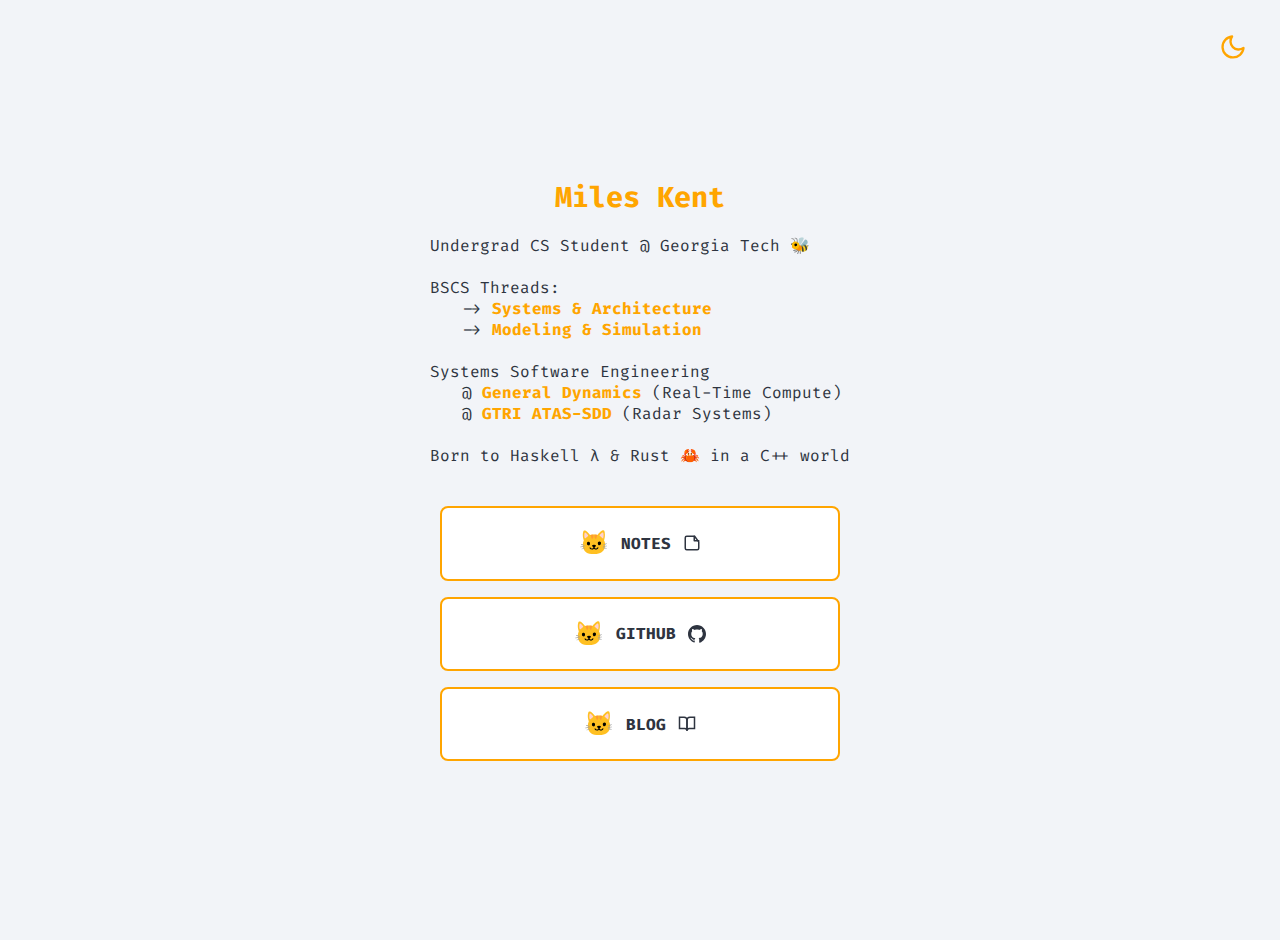
<file: index.html>
<!DOCTYPE html>
<html lang="en" data-theme="light">
<head>
    <script src="/assets/js/theme.js"></script>
    <link rel="stylesheet" href="/assets/css/style.css">
    <meta charset="UTF-8">
    <meta name="viewport" content="width=device-width, initial-scale=1.0">
    <title>Miles Kent | Home</title>
    <link rel="preconnect" href="https://fonts.googleapis.com">
    <link rel="preconnect" href="https://fonts.gstatic.com" crossorigin>
    <link href="https://fonts.googleapis.com/css2?family=Fira+Code:wght@300..700&display=swap" rel="stylesheet">
    <link href="https://fonts.googleapis.com/css2?family=Noto+Color+Emoji&display=swap" rel="stylesheet">
</head>

<body>
    <button class="theme-toggle accented" onclick="toggleTheme()" aria-label="Toggle theme">
        <svg class="sun-icon" width="28" height="28" viewBox="0 0 24 24" fill="none" stroke="currentColor" stroke-width="2" stroke-linecap="round" stroke-linejoin="round"><circle cx="12" cy="12" r="5"></circle><line x1="12" y1="1" x2="12" y2="3"></line><line x1="12" y1="21" x2="12" y2="23"></line><line x1="4.22" y1="4.22" x2="5.64" y2="5.64"></line><line x1="18.36" y1="18.36" x2="19.78" y2="19.78"></line><line x1="1" y1="12" x2="3" y2="12"></line><line x1="21" y1="12" x2="23" y2="12"></line><line x1="4.22" y1="19.78" x2="5.64" y2="18.36"></line><line x1="18.36" y1="5.64" x2="19.78" y2="4.22"></line></svg>
        <svg class="moon-icon" width="28" height="28" viewBox="0 0 24 24" fill="none" stroke="currentColor" stroke-width="2" stroke-linecap="round" stroke-linejoin="round"><path d="M21 12.79A9 9 0 1 1 11.21 3 7 7 0 0 0 21 12.79z"></path></svg>
    </button>

    <header class="bio-container">
        <h1 class="name accented">Miles Kent</h1>
        <div>
            <div>Undergrad CS Student @ Georgia Tech 🐝</div>
            <br>
            <div>
                <div>BSCS Threads:</div>
                <div style="padding-left: 2em;">
                    ->
                    <a href="https://www.cc.gatech.edu/academics/threads/systems-architecture" class = "normallink" target="_blank">
                        Systems & Architecture
                    </a>
                </div>
                <div style="padding-left: 2em;">
                    ->
                    <a href="https://www.cc.gatech.edu/academics/threads/modeling-simulation" class = "normallink" target="_blank">
                        Modeling & Simulation
                    </a>
                </div>
            </div>
            <br>
            <div>
                <div>Systems Software Engineering</div>
                <div style="padding-left: 2em;">
                    @
                    <a href="https://gdmissionsystems.com/space" class = "normallink">
                        General Dynamics</a>
                    (Real-Time Compute)
                </div>
                <div style="padding-left: 2em;">
                    @
                    <a href="https://www.gtri.gatech.edu/about/research-facilities/systems-development-division" class = "normallink">
                        GTRI ATAS-SDD</a>
                    (Radar Systems)
                </div>
            </div>
            <br>
            <div>
                Born to Haskell λ & Rust 🦀 in a C++ world
            </div>
        </div>
    </header>

    <main class="nav-grid">
        <a href="/notes" class="nav-card cat-hover">
            <strong>NOTES</strong>
            <svg viewBox="0 0 24 24" fill="none" stroke="currentColor" stroke-width="2" stroke-linecap="round" stroke-linejoin="round">
                <path d="M15.5 3H5a2 2 0 0 0-2 2v14a2 2 0 0 0 2 2h14a2 2 0 0 0 2-2v-8.5L15.5 3z"></path>
                <path d="M15 3v6h6"></path>
            </svg>
        </a>
        <a href="https://github.com/mileskent" class="nav-card cat-hover" target="_blank">
            <strong>GITHUB</strong>
            <svg viewBox="0 0 24 24" fill="currentColor"><path d="M12 0c-6.626 0-12 5.373-12 12 0 5.302 3.438 9.8 8.205 11.385.6.113.82-.258.82-.577 0-.285-.011-1.04-.015-2.04-3.338.724-4.042-1.61-4.042-1.61C4.422 18.07 3.633 17.7 3.633 17.7c-1.087-.744.084-.729.084-.729 1.205.084 1.838 1.236 1.838 1.236 1.07 1.835 2.809 1.305 3.495.998.108-.776.417-1.305.76-1.605-2.665-.3-5.466-1.332-5.466-5.93 0-1.31.465-2.38 1.235-3.22-.135-.303-.54-1.523.105-3.176 0 0 1.005-.322 3.3 1.23.96-.267 1.98-.399 3-.405 1.02.006 2.04.138 3 .405 2.28-1.552 3.285-1.23 3.285-1.23.645 1.653.24 2.873.12 3.176.765.84 1.23 1.91 1.23 3.22 0 4.61-2.805 5.625-5.475 5.92.42.36.81 1.096.81 2.22 0 1.606-.015 2.896-.015 3.286 0 .315.21.69.825.57C20.565 21.795 24 17.298 24 12c0-6.627-5.373-12-12-12z"/></svg>
        </a>
        <a href="/blog" class="nav-card cat-hover">
            <strong>BLOG</strong>
                <svg class="dest-icon" viewBox="0 0 24 24" fill="none" stroke="currentColor" stroke-width="2"><path d="M2 3h6a4 4 0 0 1 4 4v14a3 3 0 0 0-3-3H2z"></path><path d="M22 3h-6a4 4 0 0 0-4 4v14a3 3 0 0 1 3-3h7z"></path></svg>
        </a>
    </main>
</body>
<script>
</script>
</html>
</file>
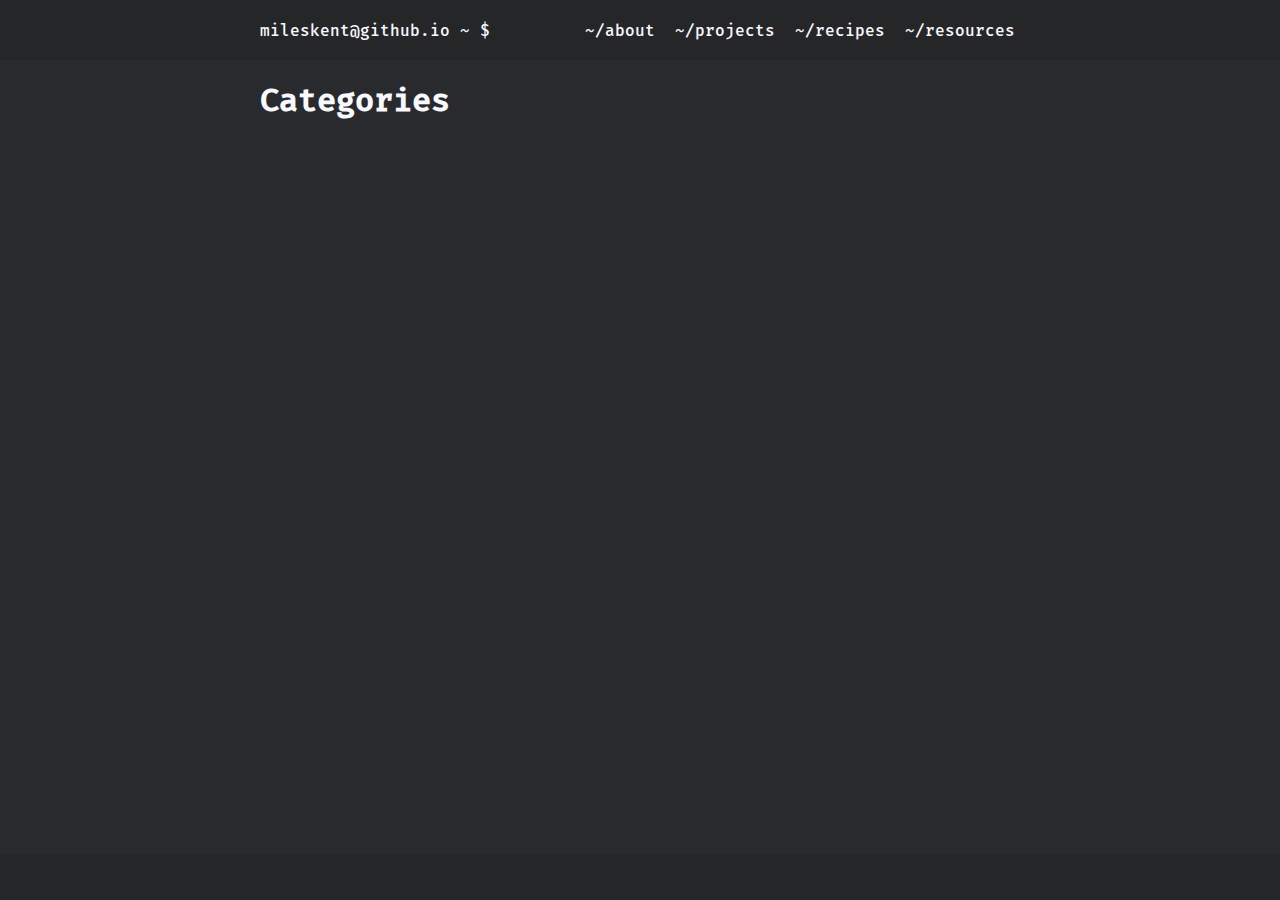
<file: categories/index.html>
<!DOCTYPE html>
<html lang="en-us">

<head>
    <title>
Categories | Miles Kent
</title>

    <meta http-equiv="content-type" content="text/html; charset=utf-8">
<meta name="viewport" content="width=device-width, initial-scale=1.0">
<meta name = "description" content = "">

<meta name="generator" content="Hugo 0.122.0">


<link rel="canonical" href="https://mileskent.github.io/categories/" >
  <link href="https://mileskent.github.io/categories/index.xml" rel="alternate" type="application/rss+xml" title="Miles Kent" >
  <link href="https://mileskent.github.io/categories/index.xml" rel="feed" type="application/rss+xml" title="Miles Kent" >
<link href="/sass/main.min.4ca3a4cc5ff7d7d375055a6c9ce22bb1f0a7c6024b36342528df156eec9eb575.css" rel="stylesheet">




</head>

<body>

    <div class="flexWrapper">
        <header class="headerWrapper">
    <div class="header">
        <div>
            <a href="https://mileskent.github.io/">
                <span class="terminal">mileskent@github.io ~ $</span>
            </a>
        </div>
        <input class="side-menu" type="checkbox" id="side-menu">
        <label class="hamb" for="side-menu"><span class="hamb-line"></span></label>
        <nav class="headerLinks">
            <ul>
                
                <li>
                    <a href="https://mileskent.github.io/about" title="" >
                        ~/about</a>
                </li>
                
                <li>
                    <a href="https://mileskent.github.io/projects" title="" >
                        ~/projects</a>
                </li>
                
                <li>
                    <a href="https://mileskent.github.io/recipes/recipes" title="" >
                        ~/recipes</a>
                </li>
                
                <li>
                    <a href="https://mileskent.github.io/resources" title="" >
                        ~/resources</a>
                </li>
                
            </ul>
        </nav>
    </div>
</header>


        <div class="content">
            <main class="main">
                

<div>
    <div class="listHeader">
        <h1>Categories</h1>
    </div>

    

    <div>
        
    </div>
</div>


            </main>
        </div>


        <footer class="footer">
    
        <span><p> </p></span>
    
</footer>
    </div>

</body>

</html>
</file>
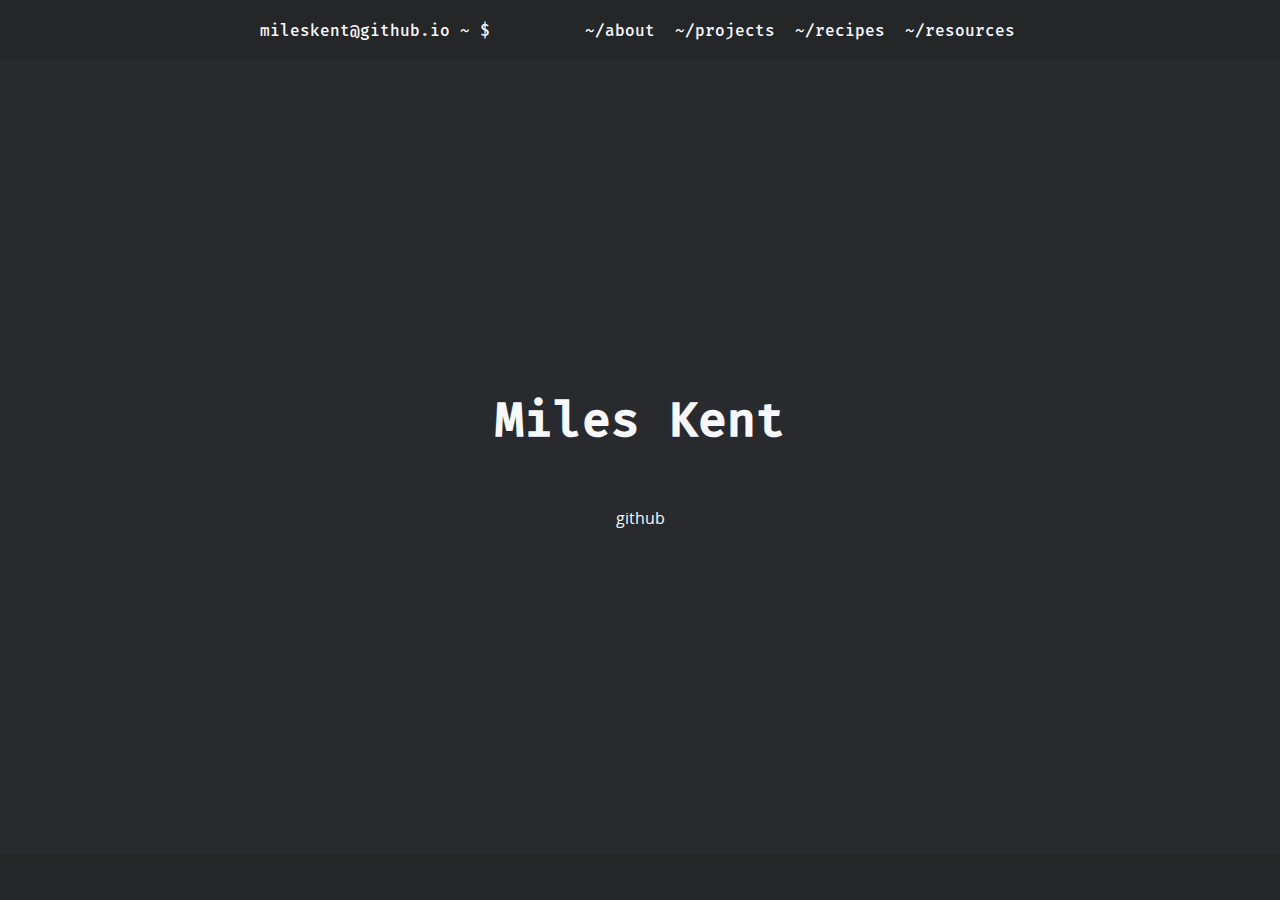
<file: public/index.html>
<!DOCTYPE html>
<html lang="en-us">

<head>
    <title>
        Home | Miles Kent
    </title>

    <meta http-equiv="content-type" content="text/html; charset=utf-8">
<meta name="viewport" content="width=device-width, initial-scale=1.0">
<meta name = "description" content = "">

<meta name="generator" content="Hugo 0.122.0">


<link rel="canonical" href="https://mileskent.github.io/" >
  <link href="https://mileskent.github.io/index.xml" rel="alternate" type="application/rss+xml" title="Miles Kent" >
  <link href="https://mileskent.github.io/index.xml" rel="feed" type="application/rss+xml" title="Miles Kent" >
<link href="/sass/main.min.4ca3a4cc5ff7d7d375055a6c9ce22bb1f0a7c6024b36342528df156eec9eb575.css" rel="stylesheet">




</head>

<body>

    <div class="flexWrapper">
        <header class="headerWrapper">
    <div class="header">
        <div>
            <a href="https://mileskent.github.io/">
                <span class="terminal">mileskent@github.io ~ $</span>
            </a>
        </div>
        <input class="side-menu" type="checkbox" id="side-menu">
        <label class="hamb" for="side-menu"><span class="hamb-line"></span></label>
        <nav class="headerLinks">
            <ul>
                
                <li>
                    <a href="https://mileskent.github.io/about" title="" >
                        ~/about</a>
                </li>
                
                <li>
                    <a href="https://mileskent.github.io/projects" title="" >
                        ~/projects</a>
                </li>
                
                <li>
                    <a href="https://mileskent.github.io/recipes/recipes" title="" >
                        ~/recipes</a>
                </li>
                
                <li>
                    <a href="https://mileskent.github.io/resources" title="" >
                        ~/resources</a>
                </li>
                
            </ul>
        </nav>
    </div>
</header>


        <div class="content vertical">
            <main class="main">
                <div class="indexWrapper">
                    <div>
                        <h1 class="indexHeader">Miles Kent</h1>
                    </div>
                    
                        <div class="socialNavbar">
    <ul>
        
        <li>
            
                <a href="https://github.com/mileskent" >github</a>
            
        </li>
        
    </ul>
</div>

                    
                </div>
            </main>
        </div>


        <footer class="footer">
    
        <span><p> </p></span>
    
</footer>
    </div>

</body>

</html>
</file>
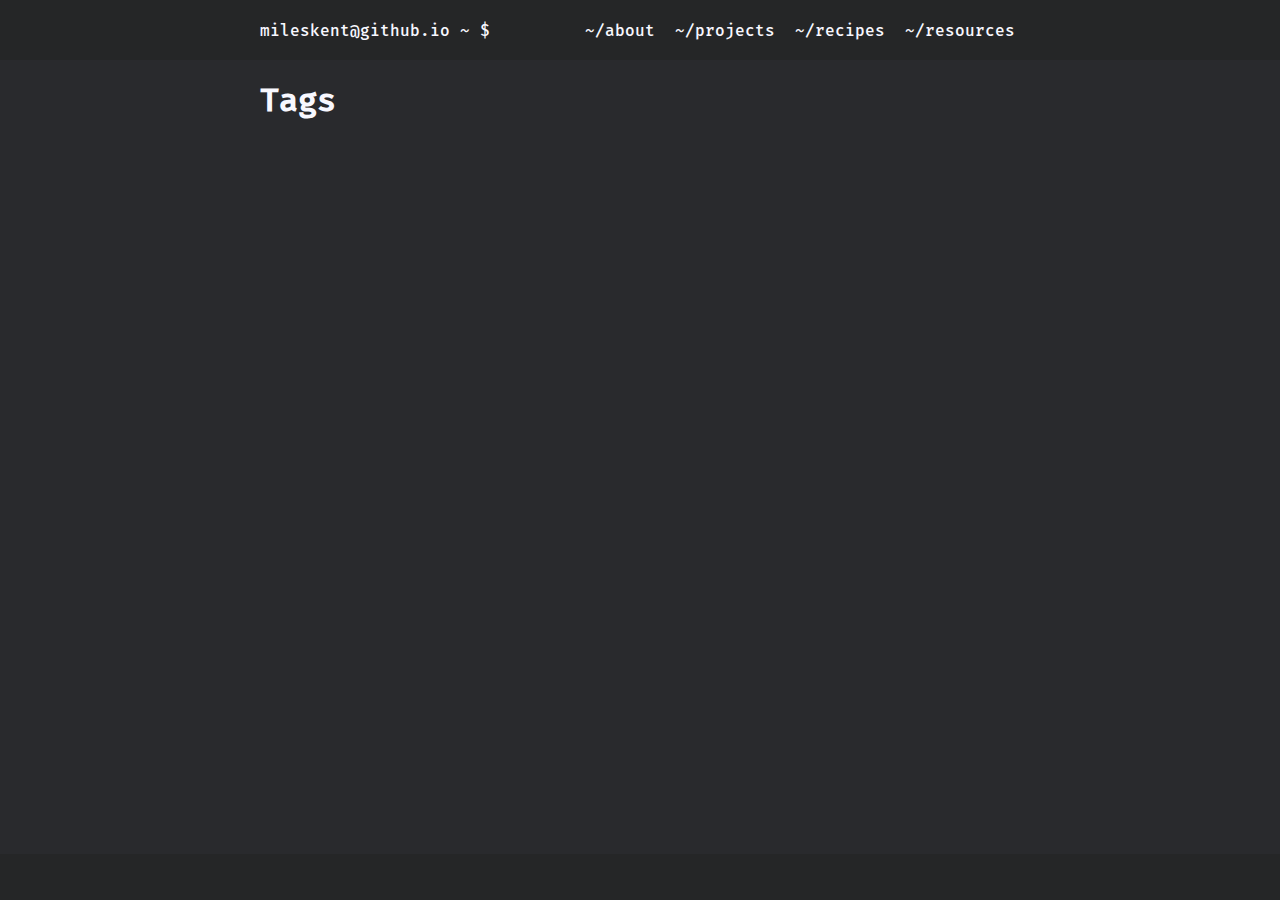
<file: tags/index.html>
<!DOCTYPE html>
<html lang="en-us">

<head>
    <title>
Tags | Miles Kent
</title>

    <meta http-equiv="content-type" content="text/html; charset=utf-8">
<meta name="viewport" content="width=device-width, initial-scale=1.0">
<meta name = "description" content = "">

<meta name="generator" content="Hugo 0.122.0">


<link rel="canonical" href="https://mileskent.github.io/tags/" >
  <link href="https://mileskent.github.io/tags/index.xml" rel="alternate" type="application/rss+xml" title="Miles Kent" >
  <link href="https://mileskent.github.io/tags/index.xml" rel="feed" type="application/rss+xml" title="Miles Kent" >
<link href="/sass/main.min.4ca3a4cc5ff7d7d375055a6c9ce22bb1f0a7c6024b36342528df156eec9eb575.css" rel="stylesheet">




</head>

<body>

    <div class="flexWrapper">
        <header class="headerWrapper">
    <div class="header">
        <div>
            <a href="https://mileskent.github.io/">
                <span class="terminal">mileskent@github.io ~ $</span>
            </a>
        </div>
        <input class="side-menu" type="checkbox" id="side-menu">
        <label class="hamb" for="side-menu"><span class="hamb-line"></span></label>
        <nav class="headerLinks">
            <ul>
                
                <li>
                    <a href="https://mileskent.github.io/about" title="" >
                        ~/about</a>
                </li>
                
                <li>
                    <a href="https://mileskent.github.io/projects" title="" >
                        ~/projects</a>
                </li>
                
                <li>
                    <a href="https://mileskent.github.io/recipes/recipes" title="" >
                        ~/recipes</a>
                </li>
                
                <li>
                    <a href="https://mileskent.github.io/resources" title="" >
                        ~/resources</a>
                </li>
                
            </ul>
        </nav>
    </div>
</header>


        <div class="content">
            <main class="main">
                

<div>
    <div class="listHeader">
        <h1>Tags</h1>
    </div>

    

    <div>
        
    </div>
</div>


            </main>
        </div>


        <footer class="footer">
    
        <span><p> </p></span>
    
</footer>
    </div>

</body>

</html>
</file>
<file: assets/css/style.css>
:root {
    --bg: #f2f4f8;
    --card-bg: #ffffff;
    --text: #2e3440;
    --cursor: #bf616a;
    --accent-color: #ffa500;
    --accent-animation: pulse 2s ease-in-out infinite;
}
@keyframes pulse {
    0% {
        opacity: 1;
    }
    50% {
        opacity: 0.7;
    }
    100% {
        opacity: 1;
    }
}
.accented {
    color: var(--accent-color);
    animation: var(--accent-animation);
}
.normallink {
    color: var(--accent-color);
    animation: var(--accent-animation);
    text-decoration: none;
    font-weight: 700;
}
.normallink:hover {
    text-decoration: underline;
    text-decoration-thickness: 1.5px;
    text-underline-offset: 4px;
    filter: drop-shadow(0 0 8px var(--accent-color));
}

[data-theme="dark"] {
    --bg: #1a1b26;
    --card-bg: #24283b;
    --text: #a9b1d6;
    --cursor: #f7768e;
}

* {
    font-family: 'Fira Code', 'Noto Color Emoji', monospace !important;
}
body {
    background-color: var(--bg);
    color: var(--text);
    display: flex;
    flex-direction: column;
    align-items: center;
    justify-content: center;
    min-height: 100vh;
    margin: 0;
    padding: 20px;
    transition: background 0.3s ease, color 0.3s ease;
    text-align: left;
}

.theme-toggle:hover .sun-icon,
.theme-toggle:hover .moon-icon {
    transform: scale(1.2);
    filter: drop-shadow(0 0 8px var(--accent-color));
}
.theme-toggle:hover {
    transition: transform 0.2s ease;
}
.theme-toggle {
    position: fixed;
    top: 25px;
    right: 25px;
    width: 44px;
    height: 44px;
    background: none;
    border: none;
    cursor: pointer;
    z-index: 1000;
    display: flex;
    align-items: center;
    justify-content: center;
}
.sun-icon {
    opacity: 0;
    transform: scale(0) rotate(90deg);
    pointer-events: none;
}
.moon-icon {
    opacity: 1;
    transform: scale(1) rotate(0deg);
}
.sun-icon, .moon-icon {
    position: absolute;
    transition: transform 0.4s cubic-bezier(0.4, 0, 0.2, 1), opacity 0.3s ease;
}
[data-theme="dark"] .sun-icon {
    opacity: 1;
    transform: scale(1) rotate(0deg);
}
[data-theme="dark"] .moon-icon {
    opacity: 0; transform: scale(0) rotate(-90deg);
    pointer-events: none;
}
[data-theme="light"] .sun-icon {
    opacity: 0;
    transform: scale(0) rotate(90deg);
    pointer-events: none;
}
[data-theme="light"] .moon-icon {
    opacity: 1;
    transform: scale(1) rotate(0deg);
}
.bio-container {
    max-width: 450px;
    margin-bottom: 2.5rem;
    display: block;
}
.name {
    font-size: 1.8rem;
    margin-left: auto;
    margin-right: auto;
    text-align: center;
    font-weight: 700;
}
.nav-grid {
    width: 100%;
    max-width: 400px;
    display: grid;
    gap: 1rem;
    margin: 20px auto;
    margin-top: 0;
}
.nav-card {
    background: var(--card-bg);
    color: var(--text);
    padding: 1.2rem;
    text-decoration: none;
    border: 2px solid var(--accent-color);
    animation: var(--accent-animation);
    border-radius: 8px;
    transition: 0.3s cubic-bezier(0.4, 0, 0.2, 1);
    font-weight: 500;
    display: flex;
    align-items: center;
    justify-content: center;
    gap: 12px;
}
.nav-card svg {
    width: 18px;
    height: 18px;
}
.cat-hover::before {
    content: "\1F431"; /* Default Cat 🐱 */
    font-size: 1.5rem;
    transition: transform 0.2s ease;
}
.nav-card:hover {
    box-shadow: 0 4px 12px rgba(0,0,0,0.05);
    filter: drop-shadow(0 0 8px var(--accent-color));
    transform: translateY(-2px);
}
.nav-card:hover::before {
    content: "\1F63A"; /* Happy Cat 😺 */
    transform: scale(1.2) rotate(-10deg);
}
.dest-icon {
    width: 20px;
    height: 20px;
}
</file>
<file: sass/main.min.4ca3a4cc5ff7d7d375055a6c9ce22bb1f0a7c6024b36342528df156eec9eb575.css>
body{font-family:open sans,sans-serif;color:#f8f8ff;background-color:#292a2d;margin:0;display:flex;flex-direction:column;min-height:100vh}a{color:#36c}pre code{font-family:fira mono,monospace;font-size:75%;display:block;background:#252627;padding:10px;overflow:auto}code{font-family:fira mono,monospace;font-size:75%}h1{font-family:fira mono,monospace}h2{font-family:fira mono,monospace}h3{font-family:fira mono,monospace}h4{font-family:fira mono,monospace}h5{font-family:fira mono,monospace}h6{font-family:fira mono,monospace}@-ms-viewport{width: device-width; }@font-face{font-family:fira mono;src:url(../fonts/FiraMono/FiraMono-Medium.eot);src:local("Fira Mono"),url(../fonts/FiraMono/FiraMono-Medium.eot)format("embedded-opentype"),url(../fonts/FiraMono/FiraMono-Medium.woff)format("woff"),url(../fonts/FiraMono/FiraMono-Medium.ttf)format("truetype");font-weight:500;font-style:normal}@font-face{font-family:open sans;src:url(../fonts/OpenSans/OpenSans-Regular.eot);src:url(../fonts/OpenSans/OpenSans-Regular.eot?#iefix)format("embedded-opentype"),url(../fonts/OpenSans/OpenSans-Regular.woff)format("woff"),url(../fonts/OpenSans/OpenSans-Regular.ttf)format("truetype"),url(../fonts/OpenSans/OpenSans-Regular.svg#OpenSansRegular)format("svg");font-weight:400;font-style:normal}.footer{padding:15px;text-align:center;background-color:#252627}.footerLink{color:#f8f8ff}.header{font-family:fira mono,monospace;padding:0 20px;height:60px;display:flex;justify-content:space-between;align-items:center;width:760px}.headerWrapper{overflow:auto;box-sizing:border-box;background-color:#252627;display:flex;justify-content:center;flex-shrink:0}.headerLinks ul{list-style:none;padding:0;margin:0}.headerLinks ul li{display:inline;margin:5px}.headerLinks ul li a{color:#f8f8ff;text-decoration:none}.terminal{color:#f8f8ff;text-decoration:none}.hamb{cursor:pointer;float:right;display:none;padding:10px 4px}.hamb-line{background:#f8f8ff;display:block;height:2px;position:relative;width:24px}.hamb-line::before,.hamb-line::after{background:#f8f8ff;content:"";display:block;height:100%;position:absolute;transition:all .2s ease-out;width:100%}.hamb-line::before{top:5px}.hamb-line::after{top:-5px}.side-menu{display:none}.side-menu:checked~.headerLinks{max-height:100%}.side-menu:checked~.hamb .hamb-line{background:0 0}.side-menu:checked~.hamb .hamb-line::before{transform:rotate(-45deg);top:0}.side-menu:checked~.hamb .hamb-line::after{transform:rotate(45deg);top:0}@media screen and (max-width:768px){.headerLinks{width:100%;height:100%;position:fixed;top:60px;left:0;background-color:#292a2d;overflow:hidden;max-height:0;transition:max-height .5s ease-out;display:flex;align-items:center;justify-content:center}.headerLinks ul{display:flex;flex-direction:column;align-items:center;justify-content:center}.hamb{display:block}}.postDate{float:right;color:#f8f8ff}.postTitle{color:#36c;text-decoration:none;text-transform:capitalize;font-family:fira mono,monospace;font-size:1.2em;float:left}.postHeader{overflow:hidden}.postsList{margin-top:20px}.postListItem{padding:20px;background-color:#2f2f2f;margin-bottom:20px}.postExcerpt{text-align:initial;text-decoration:none;color:#f8f8ff}.headerContainer{display:flex;justify-content:space-between}.noDecoration{text-decoration:none}a,a:link,a:visited,a:hover,a:active{text-decoration:none}.socialNavbar ul{list-style:none;padding:0}.socialNavbar ul li{display:inline}.socialNavbar a{color:#f8f8ff;text-shadow:#2f2f2f 0 0 2px;-webkit-font-smoothing:antialiased;display:inline-block;margin:10px}.postWrapper{text-align:left;padding:20px}.postMetadata{font-family:fira mono,monospace;display:block;background:#252627;padding:10px}dt,dd{line-height:1.5}dl{display:grid;grid-template-columns:max-content auto}dt{grid-column-start:1}dd{grid-column-start:2}dt::after{content:":"}.listHeader,.listContent{text-align:left}.indexWrapper{display:flex;flex-direction:column;justify-content:center}.indexHeader{font-size:3em}.content{text-align:center;flex:1 auto;display:flex;justify-content:center}.content img{max-width:100%}.vertical{flex-direction:column;align-items:center}.flexWrapper{display:flex;flex-direction:column;justify-content:center;min-height:100vh;flex:1 auto}.main{height:100%}@media only screen and (min-width:992px){.main{width:760px}}@media screen and (max-width:992px){.main{width:100%}}
</file>
